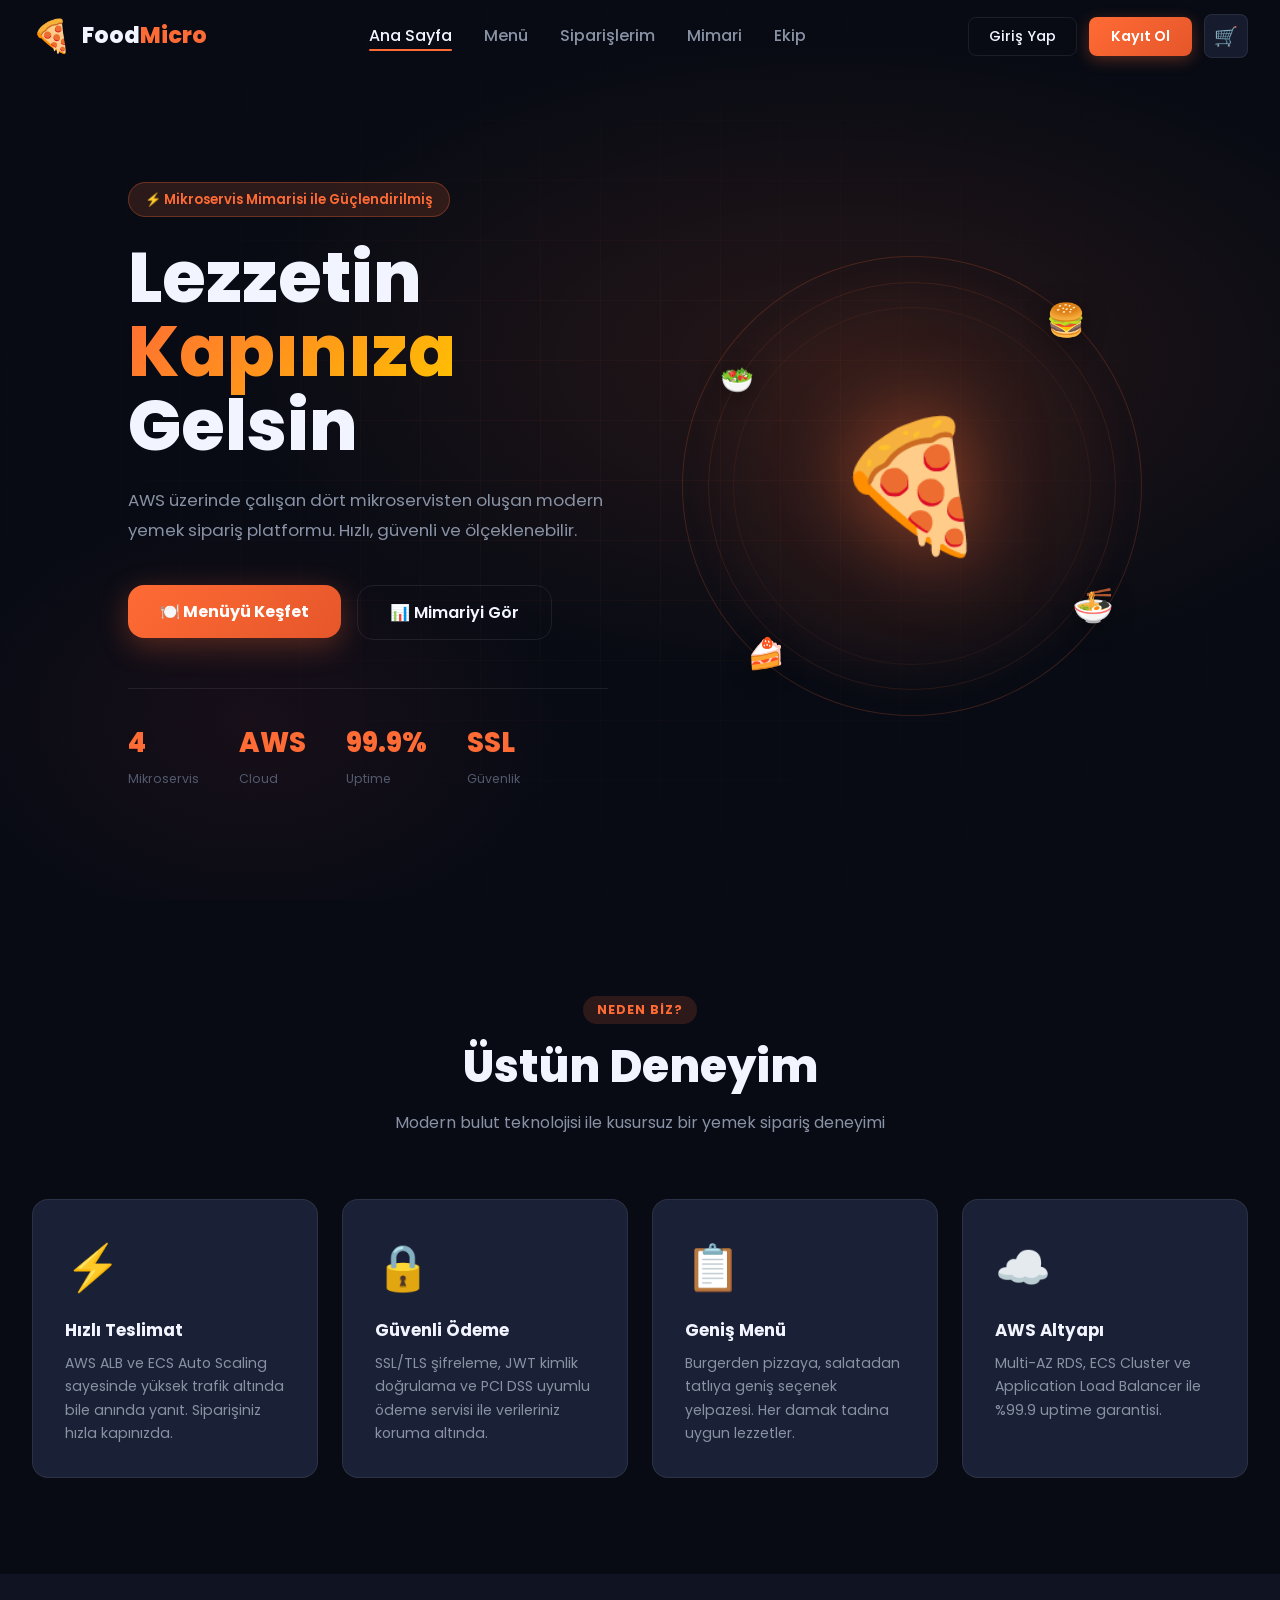
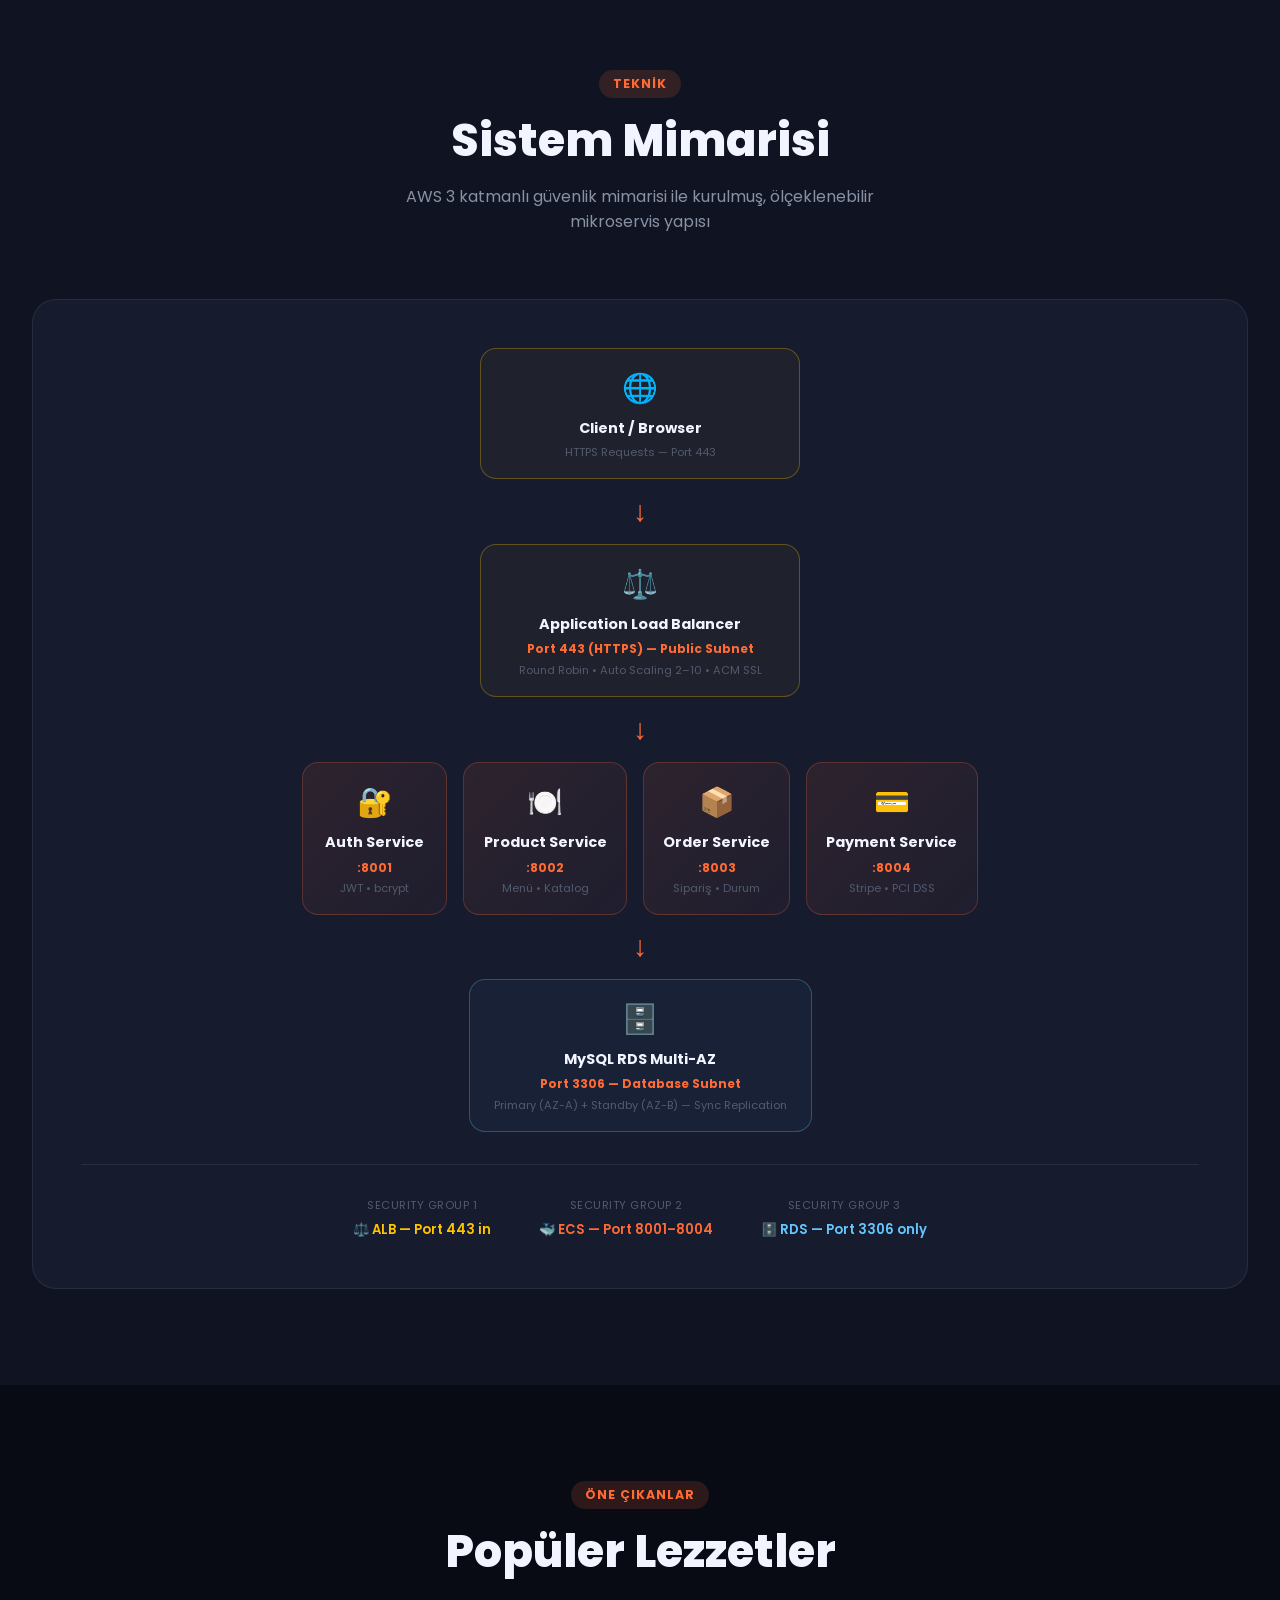
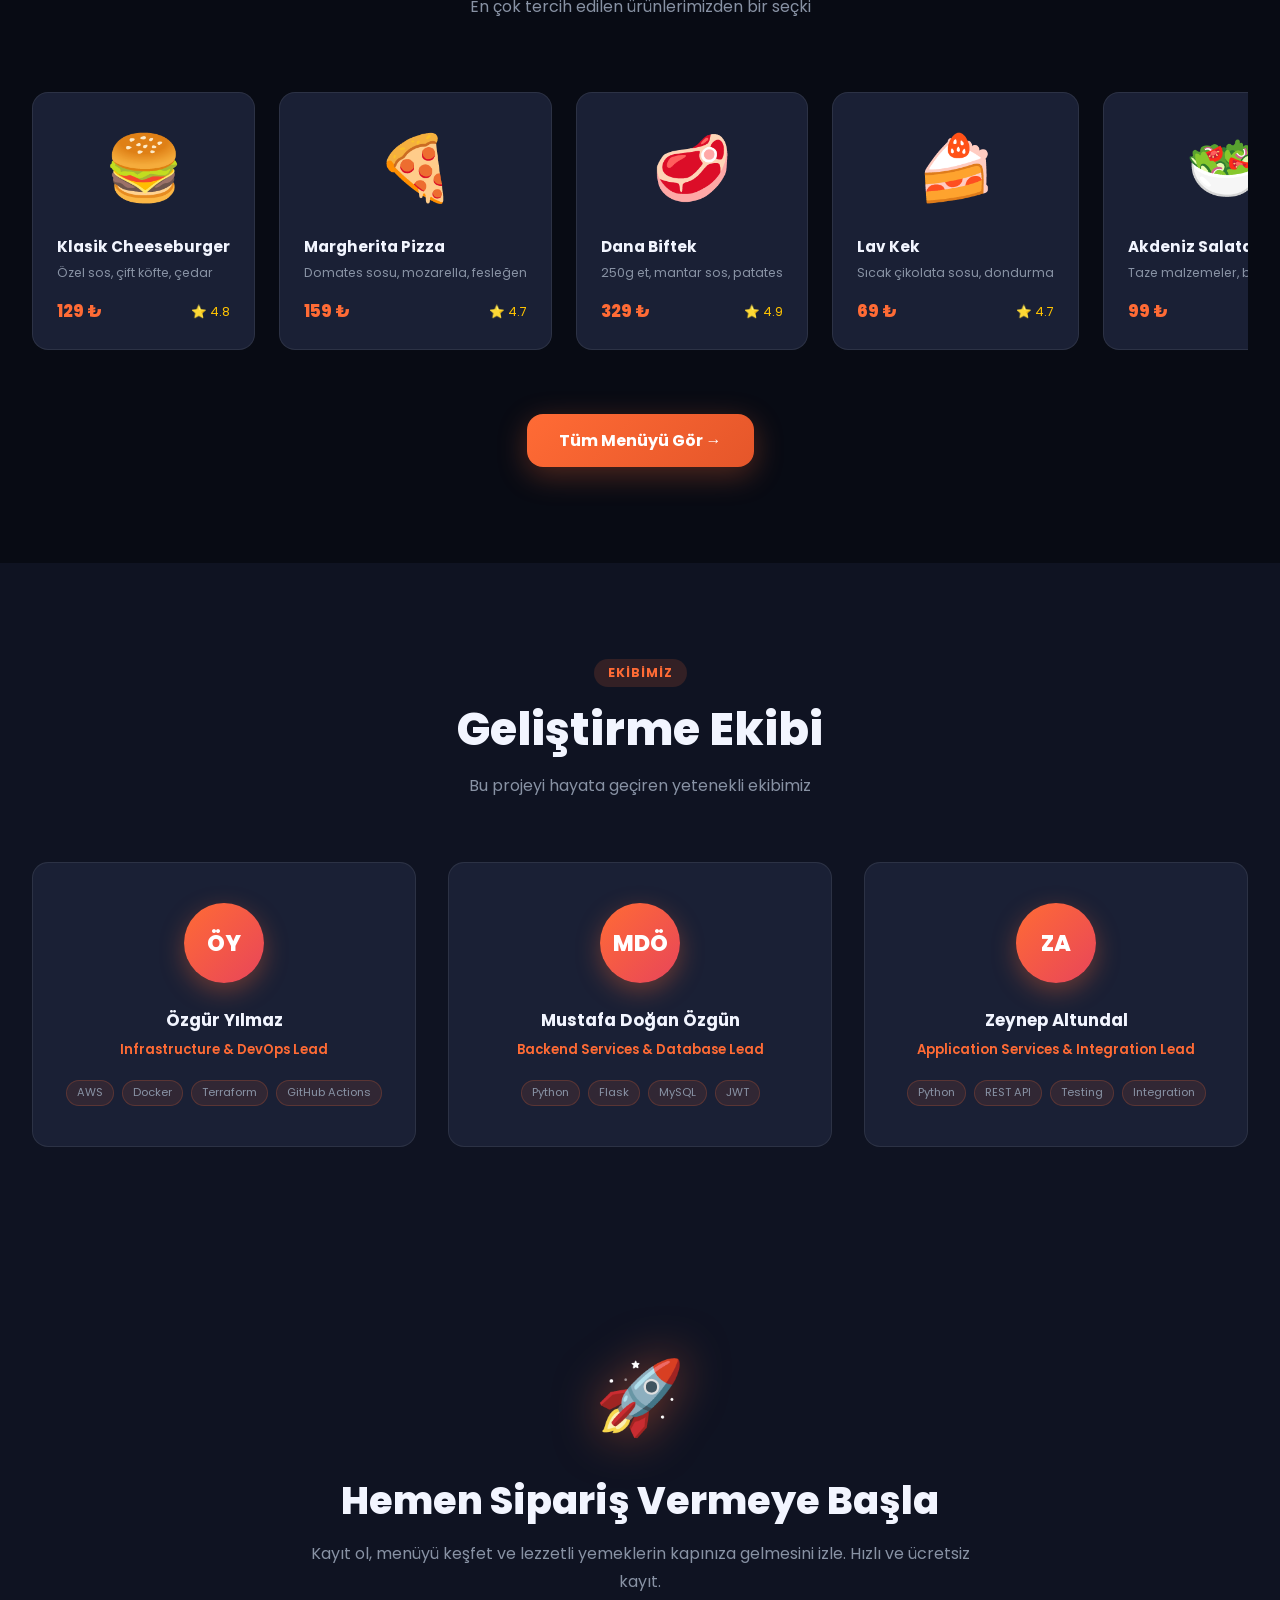
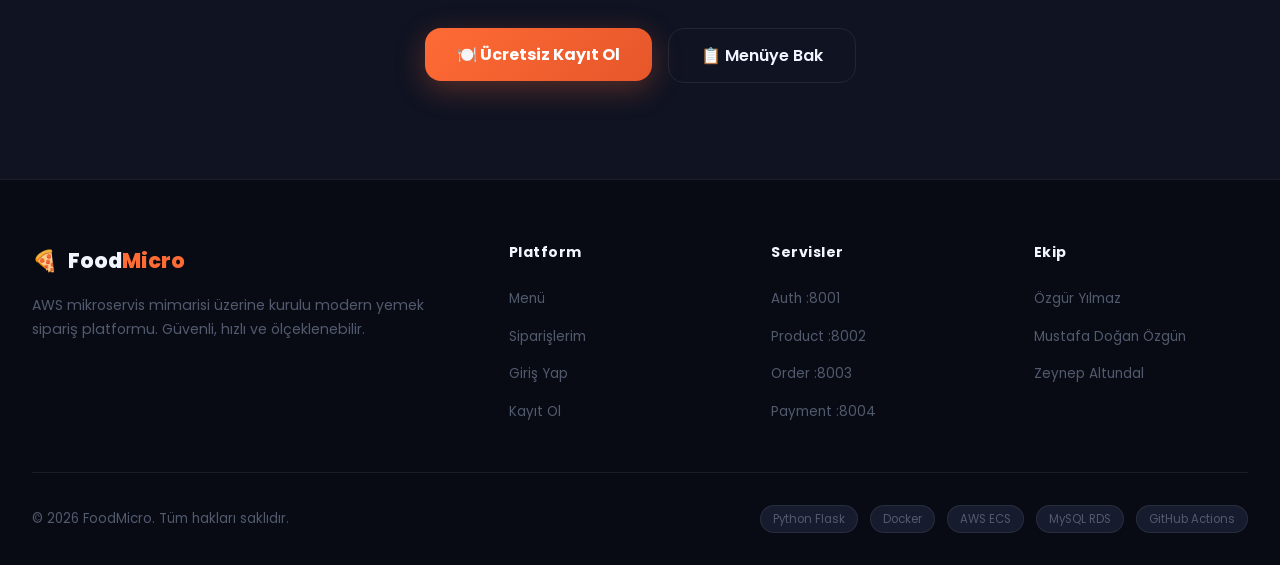
<file: frontend/index.html>
<!DOCTYPE html>
<html lang="tr">
<head>
  <meta charset="UTF-8">
  <meta name="viewport" content="width=device-width, initial-scale=1.0">
  <title>FoodMicro — Lezzetin Adresi</title>
  <link rel="preconnect" href="https://fonts.googleapis.com">
  <link href="https://fonts.googleapis.com/css2?family=Poppins:wght@400;500;600;700;800&display=swap" rel="stylesheet">
  <link rel="stylesheet" href="css/style.css">
</head>
<body>

<!-- ===== NAVBAR ===== -->
<nav class="navbar">
  <div class="nav-inner">
    <a href="index.html" class="nav-logo">
      <span class="logo-icon">🍕</span>
      <span class="logo-text">Food<span>Micro</span></span>
    </a>
    <ul class="nav-links">
      <li><a href="index.html" class="active">Ana Sayfa</a></li>
      <li><a href="menu.html">Menü</a></li>
      <li><a href="orders.html">Siparişlerim</a></li>
      <li><a href="#architecture">Mimari</a></li>
      <li><a href="#team">Ekip</a></li>
    </ul>
    <div class="nav-actions">
      <div class="nav-auth" style="display:flex;gap:.75rem;align-items:center;">
        <a href="auth.html"><button class="btn-ghost">Giriş Yap</button></a>
        <a href="auth.html"><button class="btn-primary">Kayıt Ol</button></a>
      </div>
      <button class="cart-btn" onclick="openCart()">
        🛒
        <span class="cart-badge">0</span>
      </button>
      <button class="nav-toggle" onclick="document.querySelector('.nav-mobile').classList.toggle('open')">☰</button>
    </div>
  </div>
</nav>

<!-- Mobile Nav -->
<div class="nav-mobile">
  <a href="index.html">🏠 Ana Sayfa</a>
  <a href="menu.html">🍽️ Menü</a>
  <a href="orders.html">📦 Siparişlerim</a>
  <a href="auth.html">🔐 Giriş / Kayıt</a>
</div>

<!-- ===== HERO ===== -->
<section class="hero">
  <div class="hero-bg"></div>
  <div class="hero-grid"></div>
  <div class="hero-inner">
    <div class="hero-content">
      <div class="hero-badge">⚡ Mikroservis Mimarisi ile Güçlendirilmiş</div>
      <h1 class="hero-title">
        Lezzetin<br>
        <span class="gradient-text">Kapınıza</span><br>
        Gelsin
      </h1>
      <p class="hero-subtitle">
        AWS üzerinde çalışan dört mikroservisten oluşan modern yemek sipariş platformu. Hızlı, güvenli ve ölçeklenebilir.
      </p>
      <div class="hero-actions">
        <a href="menu.html"><button class="btn-hero-primary">🍽️ Menüyü Keşfet</button></a>
        <a href="#architecture"><button class="btn-hero-secondary">📊 Mimariyi Gör</button></a>
      </div>
      <div class="hero-stats">
        <div class="hero-stat">
          <span class="hero-stat-number">4</span>
          <span class="hero-stat-label">Mikroservis</span>
        </div>
        <div class="hero-stat">
          <span class="hero-stat-number">AWS</span>
          <span class="hero-stat-label">Cloud</span>
        </div>
        <div class="hero-stat">
          <span class="hero-stat-number">99.9%</span>
          <span class="hero-stat-label">Uptime</span>
        </div>
        <div class="hero-stat">
          <span class="hero-stat-number">SSL</span>
          <span class="hero-stat-label">Güvenlik</span>
        </div>
      </div>
    </div>
    <div class="hero-visual">
      <div class="hero-circle">
        <span class="hero-emoji-main">🍕</span>
        <span class="floating-emoji">🍔</span>
        <span class="floating-emoji">🥗</span>
        <span class="floating-emoji">🍜</span>
        <span class="floating-emoji">🍰</span>
      </div>
    </div>
  </div>
</section>

<!-- ===== FEATURES ===== -->
<section class="section">
  <div class="section-inner">
    <div class="section-header">
      <span class="section-badge">Neden Biz?</span>
      <h2 class="section-title">Üstün Deneyim</h2>
      <p class="section-subtitle">Modern bulut teknolojisi ile kusursuz bir yemek sipariş deneyimi</p>
    </div>
    <div class="features-grid">
      <div class="feature-card">
        <span class="feature-icon">⚡</span>
        <h3 class="feature-title">Hızlı Teslimat</h3>
        <p class="feature-desc">AWS ALB ve ECS Auto Scaling sayesinde yüksek trafik altında bile anında yanıt. Siparişiniz hızla kapınızda.</p>
      </div>
      <div class="feature-card">
        <span class="feature-icon">🔒</span>
        <h3 class="feature-title">Güvenli Ödeme</h3>
        <p class="feature-desc">SSL/TLS şifreleme, JWT kimlik doğrulama ve PCI DSS uyumlu ödeme servisi ile verileriniz koruma altında.</p>
      </div>
      <div class="feature-card">
        <span class="feature-icon">📋</span>
        <h3 class="feature-title">Geniş Menü</h3>
        <p class="feature-desc">Burgerden pizzaya, salatadan tatlıya geniş seçenek yelpazesi. Her damak tadına uygun lezzetler.</p>
      </div>
      <div class="feature-card">
        <span class="feature-icon">☁️</span>
        <h3 class="feature-title">AWS Altyapı</h3>
        <p class="feature-desc">Multi-AZ RDS, ECS Cluster ve Application Load Balancer ile %99.9 uptime garantisi.</p>
      </div>
    </div>
  </div>
</section>

<!-- ===== ARCHITECTURE ===== -->
<section class="section architecture-section" id="architecture">
  <div class="section-inner">
    <div class="section-header">
      <span class="section-badge">Teknik</span>
      <h2 class="section-title">Sistem Mimarisi</h2>
      <p class="section-subtitle">AWS 3 katmanlı güvenlik mimarisi ile kurulmuş, ölçeklenebilir mikroservis yapısı</p>
    </div>
    <div class="arch-diagram">

      <!-- Client -->
      <div class="arch-layer">
        <div class="arch-node wide">
          <span class="arch-node-icon">🌐</span>
          <div class="arch-node-title">Client / Browser</div>
          <div class="arch-node-desc">HTTPS Requests — Port 443</div>
        </div>
      </div>
      <div class="arch-arrow">↓</div>

      <!-- ALB -->
      <div class="arch-layer">
        <div class="arch-node wide">
          <span class="arch-node-icon">⚖️</span>
          <div class="arch-node-title">Application Load Balancer</div>
          <div class="arch-node-port">Port 443 (HTTPS) — Public Subnet</div>
          <div class="arch-node-desc">Round Robin • Auto Scaling 2–10 • ACM SSL</div>
        </div>
      </div>
      <div class="arch-arrow">↓</div>

      <!-- ECS Services -->
      <div class="arch-layer">
        <div class="arch-services">
          <div class="arch-service">
            <span class="arch-node-icon">🔐</span>
            <div class="arch-node-title">Auth Service</div>
            <div class="arch-node-port">:8001</div>
            <div class="arch-node-desc">JWT • bcrypt</div>
          </div>
          <div class="arch-service">
            <span class="arch-node-icon">🍽️</span>
            <div class="arch-node-title">Product Service</div>
            <div class="arch-node-port">:8002</div>
            <div class="arch-node-desc">Menü • Katalog</div>
          </div>
          <div class="arch-service">
            <span class="arch-node-icon">📦</span>
            <div class="arch-node-title">Order Service</div>
            <div class="arch-node-port">:8003</div>
            <div class="arch-node-desc">Sipariş • Durum</div>
          </div>
          <div class="arch-service">
            <span class="arch-node-icon">💳</span>
            <div class="arch-node-title">Payment Service</div>
            <div class="arch-node-port">:8004</div>
            <div class="arch-node-desc">Stripe • PCI DSS</div>
          </div>
        </div>
      </div>
      <div class="arch-arrow" style="margin-top:8px">↓</div>

      <!-- RDS -->
      <div class="arch-layer">
        <div class="arch-node db">
          <span class="arch-node-icon">🗄️</span>
          <div class="arch-node-title">MySQL RDS Multi-AZ</div>
          <div class="arch-node-port">Port 3306 — Database Subnet</div>
          <div class="arch-node-desc">Primary (AZ-A) + Standby (AZ-B) — Sync Replication</div>
        </div>
      </div>

      <!-- Security Groups Legend -->
      <div class="arch-sg-row">
        <div class="arch-sg">
          <div class="arch-sg-label">SECURITY GROUP 1</div>
          <div class="arch-sg-value" style="color:var(--secondary)">⚖️ ALB — Port 443 in</div>
        </div>
        <div class="arch-sg">
          <div class="arch-sg-label">SECURITY GROUP 2</div>
          <div class="arch-sg-value" style="color:var(--primary)">🐳 ECS — Port 8001–8004</div>
        </div>
        <div class="arch-sg">
          <div class="arch-sg-label">SECURITY GROUP 3</div>
          <div class="arch-sg-value" style="color:#64C8FF">🗄️ RDS — Port 3306 only</div>
        </div>
      </div>
    </div>
  </div>
</section>

<!-- ===== POPULAR MENU ===== -->
<section class="section">
  <div class="section-inner">
    <div class="section-header">
      <span class="section-badge">Öne Çıkanlar</span>
      <h2 class="section-title">Popüler Lezzetler</h2>
      <p class="section-subtitle">En çok tercih edilen ürünlerimizden bir seçki</p>
    </div>
    <div class="menu-scroll-container">
      <div class="menu-preview-card"><span class="menu-card-emoji">🍔</span><div class="menu-card-name">Klasik Cheeseburger</div><div class="menu-card-desc">Özel sos, çift köfte, çedar</div><div class="menu-card-bottom"><span class="menu-card-price">129 ₺</span><span class="menu-card-rating">⭐ 4.8</span></div></div>
      <div class="menu-preview-card"><span class="menu-card-emoji">🍕</span><div class="menu-card-name">Margherita Pizza</div><div class="menu-card-desc">Domates sosu, mozarella, fesleğen</div><div class="menu-card-bottom"><span class="menu-card-price">159 ₺</span><span class="menu-card-rating">⭐ 4.7</span></div></div>
      <div class="menu-preview-card"><span class="menu-card-emoji">🥩</span><div class="menu-card-name">Dana Biftek</div><div class="menu-card-desc">250g et, mantar sos, patates</div><div class="menu-card-bottom"><span class="menu-card-price">329 ₺</span><span class="menu-card-rating">⭐ 4.9</span></div></div>
      <div class="menu-preview-card"><span class="menu-card-emoji">🍰</span><div class="menu-card-name">Lav Kek</div><div class="menu-card-desc">Sıcak çikolata sosu, dondurma</div><div class="menu-card-bottom"><span class="menu-card-price">69 ₺</span><span class="menu-card-rating">⭐ 4.7</span></div></div>
      <div class="menu-preview-card"><span class="menu-card-emoji">🥗</span><div class="menu-card-name">Akdeniz Salata</div><div class="menu-card-desc">Taze malzemeler, beyaz peynir</div><div class="menu-card-bottom"><span class="menu-card-price">99 ₺</span><span class="menu-card-rating">⭐ 4.6</span></div></div>
      <div class="menu-preview-card"><span class="menu-card-emoji">☕</span><div class="menu-card-name">Türk Kahvesi</div><div class="menu-card-desc">Geleneksel, lokum ile servis</div><div class="menu-card-bottom"><span class="menu-card-price">29 ₺</span><span class="menu-card-rating">⭐ 4.9</span></div></div>
      <div class="menu-preview-card"><span class="menu-card-emoji">🍗</span><div class="menu-card-name">Izgara Tavuk</div><div class="menu-card-desc">Baharatlı ızgara, pilav, salata</div><div class="menu-card-bottom"><span class="menu-card-price">169 ₺</span><span class="menu-card-rating">⭐ 4.8</span></div></div>
    </div>
    <div style="text-align:center;margin-top:2.5rem;">
      <a href="menu.html"><button class="btn-hero-primary">Tüm Menüyü Gör →</button></a>
    </div>
  </div>
</section>

<!-- ===== TEAM ===== -->
<section class="section" id="team" style="background:var(--bg-2)">
  <div class="section-inner">
    <div class="section-header">
      <span class="section-badge">Ekibimiz</span>
      <h2 class="section-title">Geliştirme Ekibi</h2>
      <p class="section-subtitle">Bu projeyi hayata geçiren yetenekli ekibimiz</p>
    </div>
    <div class="team-grid">
      <div class="team-card">
        <div class="team-avatar">ÖY</div>
        <div class="team-name">Özgür Yılmaz</div>
        <div class="team-role">Infrastructure & DevOps Lead</div>
        <div class="team-skills">
          <span class="skill-tag">AWS</span>
          <span class="skill-tag">Docker</span>
          <span class="skill-tag">Terraform</span>
          <span class="skill-tag">GitHub Actions</span>
        </div>
      </div>
      <div class="team-card">
        <div class="team-avatar">MDÖ</div>
        <div class="team-name">Mustafa Doğan Özgün</div>
        <div class="team-role">Backend Services & Database Lead</div>
        <div class="team-skills">
          <span class="skill-tag">Python</span>
          <span class="skill-tag">Flask</span>
          <span class="skill-tag">MySQL</span>
          <span class="skill-tag">JWT</span>
        </div>
      </div>
      <div class="team-card">
        <div class="team-avatar">ZA</div>
        <div class="team-name">Zeynep Altundal</div>
        <div class="team-role">Application Services & Integration Lead</div>
        <div class="team-skills">
          <span class="skill-tag">Python</span>
          <span class="skill-tag">REST API</span>
          <span class="skill-tag">Testing</span>
          <span class="skill-tag">Integration</span>
        </div>
      </div>
    </div>
  </div>
</section>

<!-- ===== CTA ===== -->
<section class="section cta-section">
  <div class="section-inner">
    <div class="cta-inner">
      <span class="cta-icon">🚀</span>
      <h2 class="cta-title">Hemen Sipariş Vermeye Başla</h2>
      <p class="cta-desc">Kayıt ol, menüyü keşfet ve lezzetli yemeklerin kapınıza gelmesini izle. Hızlı ve ücretsiz kayıt.</p>
      <div class="cta-actions">
        <a href="auth.html"><button class="btn-hero-primary">🍽️ Ücretsiz Kayıt Ol</button></a>
        <a href="menu.html"><button class="btn-hero-secondary">📋 Menüye Bak</button></a>
      </div>
    </div>
  </div>
</section>

<!-- ===== FOOTER ===== -->
<footer class="footer">
  <div class="footer-inner">
    <div class="footer-brand">
      <div class="footer-logo">
        <span>🍕</span>
        <span>Food<span style="color:var(--primary)">Micro</span></span>
      </div>
      <p class="footer-desc">AWS mikroservis mimarisi üzerine kurulu modern yemek sipariş platformu. Güvenli, hızlı ve ölçeklenebilir.</p>
    </div>
    <div class="footer-col">
      <h4>Platform</h4>
      <ul class="footer-links">
        <li><a href="menu.html">Menü</a></li>
        <li><a href="orders.html">Siparişlerim</a></li>
        <li><a href="auth.html">Giriş Yap</a></li>
        <li><a href="auth.html">Kayıt Ol</a></li>
      </ul>
    </div>
    <div class="footer-col">
      <h4>Servisler</h4>
      <ul class="footer-links">
        <li><a href="#">Auth :8001</a></li>
        <li><a href="#">Product :8002</a></li>
        <li><a href="#">Order :8003</a></li>
        <li><a href="#">Payment :8004</a></li>
      </ul>
    </div>
    <div class="footer-col">
      <h4>Ekip</h4>
      <ul class="footer-links">
        <li><a href="#">Özgür Yılmaz</a></li>
        <li><a href="#">Mustafa Doğan Özgün</a></li>
        <li><a href="#">Zeynep Altundal</a></li>
      </ul>
    </div>
  </div>
  <div class="footer-bottom">
    <span class="footer-copy">© 2026 FoodMicro. Tüm hakları saklıdır.</span>
    <div class="footer-tech">
      <span class="tech-tag">Python Flask</span>
      <span class="tech-tag">Docker</span>
      <span class="tech-tag">AWS ECS</span>
      <span class="tech-tag">MySQL RDS</span>
      <span class="tech-tag">GitHub Actions</span>
    </div>
  </div>
</footer>

<!-- ===== CART SIDEBAR ===== -->
<div class="cart-overlay" onclick="closeCart()"></div>
<div class="cart-sidebar">
  <div class="cart-header">
    <h3 class="cart-title">🛒 Sepetim</h3>
    <button class="cart-close" onclick="closeCart()">✕</button>
  </div>
  <div class="cart-items"></div>
  <div class="cart-footer">
    <div class="cart-total">
      <span>Toplam:</span>
      <span class="cart-total-price">0 ₺</span>
    </div>
    <button class="btn-checkout" onclick="checkout()">✓ Siparişi Tamamla</button>
  </div>
</div>

<div class="toast-container"></div>

<script src="js/api.js"></script>
<script src="js/cart.js"></script>
<script src="js/app.js"></script>
</body>
</html>
</file>
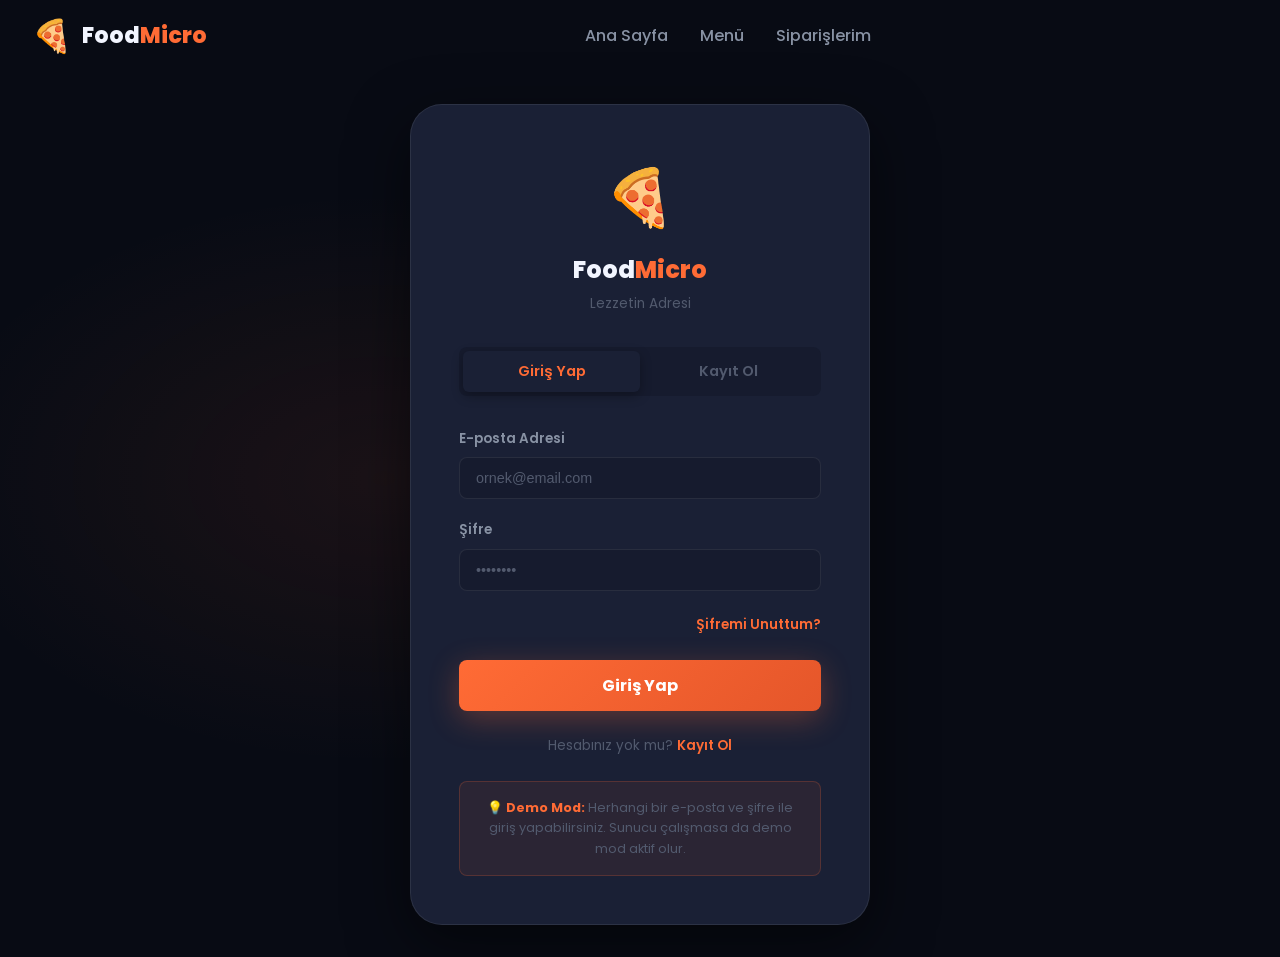
<file: frontend/auth.html>
<!DOCTYPE html>
<html lang="tr">
<head>
  <meta charset="UTF-8">
  <meta name="viewport" content="width=device-width, initial-scale=1.0">
  <title>Giriş / Kayıt — FoodMicro</title>
  <link rel="preconnect" href="https://fonts.googleapis.com">
  <link href="https://fonts.googleapis.com/css2?family=Poppins:wght@400;500;600;700;800&display=swap" rel="stylesheet">
  <link rel="stylesheet" href="css/style.css">
</head>
<body>

<!-- ===== NAVBAR ===== -->
<nav class="navbar scrolled">
  <div class="nav-inner">
    <a href="index.html" class="nav-logo">
      <span class="logo-icon">🍕</span>
      <span class="logo-text">Food<span>Micro</span></span>
    </a>
    <ul class="nav-links">
      <li><a href="index.html">Ana Sayfa</a></li>
      <li><a href="menu.html">Menü</a></li>
      <li><a href="orders.html">Siparişlerim</a></li>
    </ul>
    <div class="nav-actions">
      <button class="nav-toggle" onclick="document.querySelector('.nav-mobile').classList.toggle('open')">☰</button>
    </div>
  </div>
</nav>

<div class="nav-mobile">
  <a href="index.html">🏠 Ana Sayfa</a>
  <a href="menu.html">🍽️ Menü</a>
  <a href="orders.html">📦 Siparişlerim</a>
</div>

<!-- ===== AUTH PAGE ===== -->
<div class="auth-page">
  <div class="auth-card fade-in">

    <div class="auth-logo">
      <span class="auth-logo-icon">🍕</span>
      <div class="auth-logo-title">Food<span>Micro</span></div>
      <div class="auth-logo-sub">Lezzetin Adresi</div>
    </div>

    <!-- Tabs -->
    <div class="auth-tabs">
      <button class="auth-tab active" data-tab="login" onclick="switchTab('login')">Giriş Yap</button>
      <button class="auth-tab" data-tab="register" onclick="switchTab('register')">Kayıt Ol</button>
    </div>

    <!-- Login Form -->
    <form id="login-form" class="auth-form active" onsubmit="handleLogin(event)">
      <div class="form-group">
        <label class="form-label" for="login-email">E-posta Adresi</label>
        <input type="email" id="login-email" class="form-input" placeholder="ornek@email.com" required>
      </div>
      <div class="form-group">
        <label class="form-label" for="login-password">Şifre</label>
        <input type="password" id="login-password" class="form-input" placeholder="••••••••" required>
      </div>
      <div style="text-align:right;margin-bottom:1rem;">
        <a href="#" style="font-size:.83rem;color:var(--primary);font-weight:600;">Şifremi Unuttum?</a>
      </div>
      <button type="submit" class="btn-submit">Giriş Yap</button>
      <p class="auth-message">Hesabınız yok mu? <a href="#" onclick="switchTab('register');return false;">Kayıt Ol</a></p>
    </form>

    <!-- Register Form -->
    <form id="register-form" class="auth-form" onsubmit="handleRegister(event)">
      <div class="form-group">
        <label class="form-label" for="register-email">E-posta Adresi</label>
        <input type="email" id="register-email" class="form-input" placeholder="ornek@email.com" required>
      </div>
      <div class="form-group">
        <label class="form-label" for="register-password">Şifre</label>
        <input type="password" id="register-password" class="form-input" placeholder="En az 6 karakter" required minlength="6">
      </div>
      <div class="form-group">
        <label class="form-label" for="register-confirm">Şifre Tekrar</label>
        <input type="password" id="register-confirm" class="form-input" placeholder="Şifrenizi tekrar girin" required>
      </div>
      <button type="submit" class="btn-submit">Kayıt Ol</button>
      <p class="auth-message">Zaten hesabınız var mı? <a href="#" onclick="switchTab('login');return false;">Giriş Yap</a></p>
    </form>

    <!-- Demo Note -->
    <div style="margin-top:1.5rem;padding:1rem;background:rgba(255,107,53,.08);border:1px solid rgba(255,107,53,.2);border-radius:var(--radius-sm);font-size:.8rem;color:var(--text-muted);text-align:center;">
      💡 <strong style="color:var(--primary)">Demo Mod:</strong> Herhangi bir e-posta ve şifre ile giriş yapabilirsiniz. Sunucu çalışmasa da demo mod aktif olur.
    </div>

  </div>
</div>

<div class="toast-container"></div>

<script src="js/api.js"></script>
<script src="js/cart.js"></script>
<script src="js/app.js"></script>
</body>
</html>
</file>
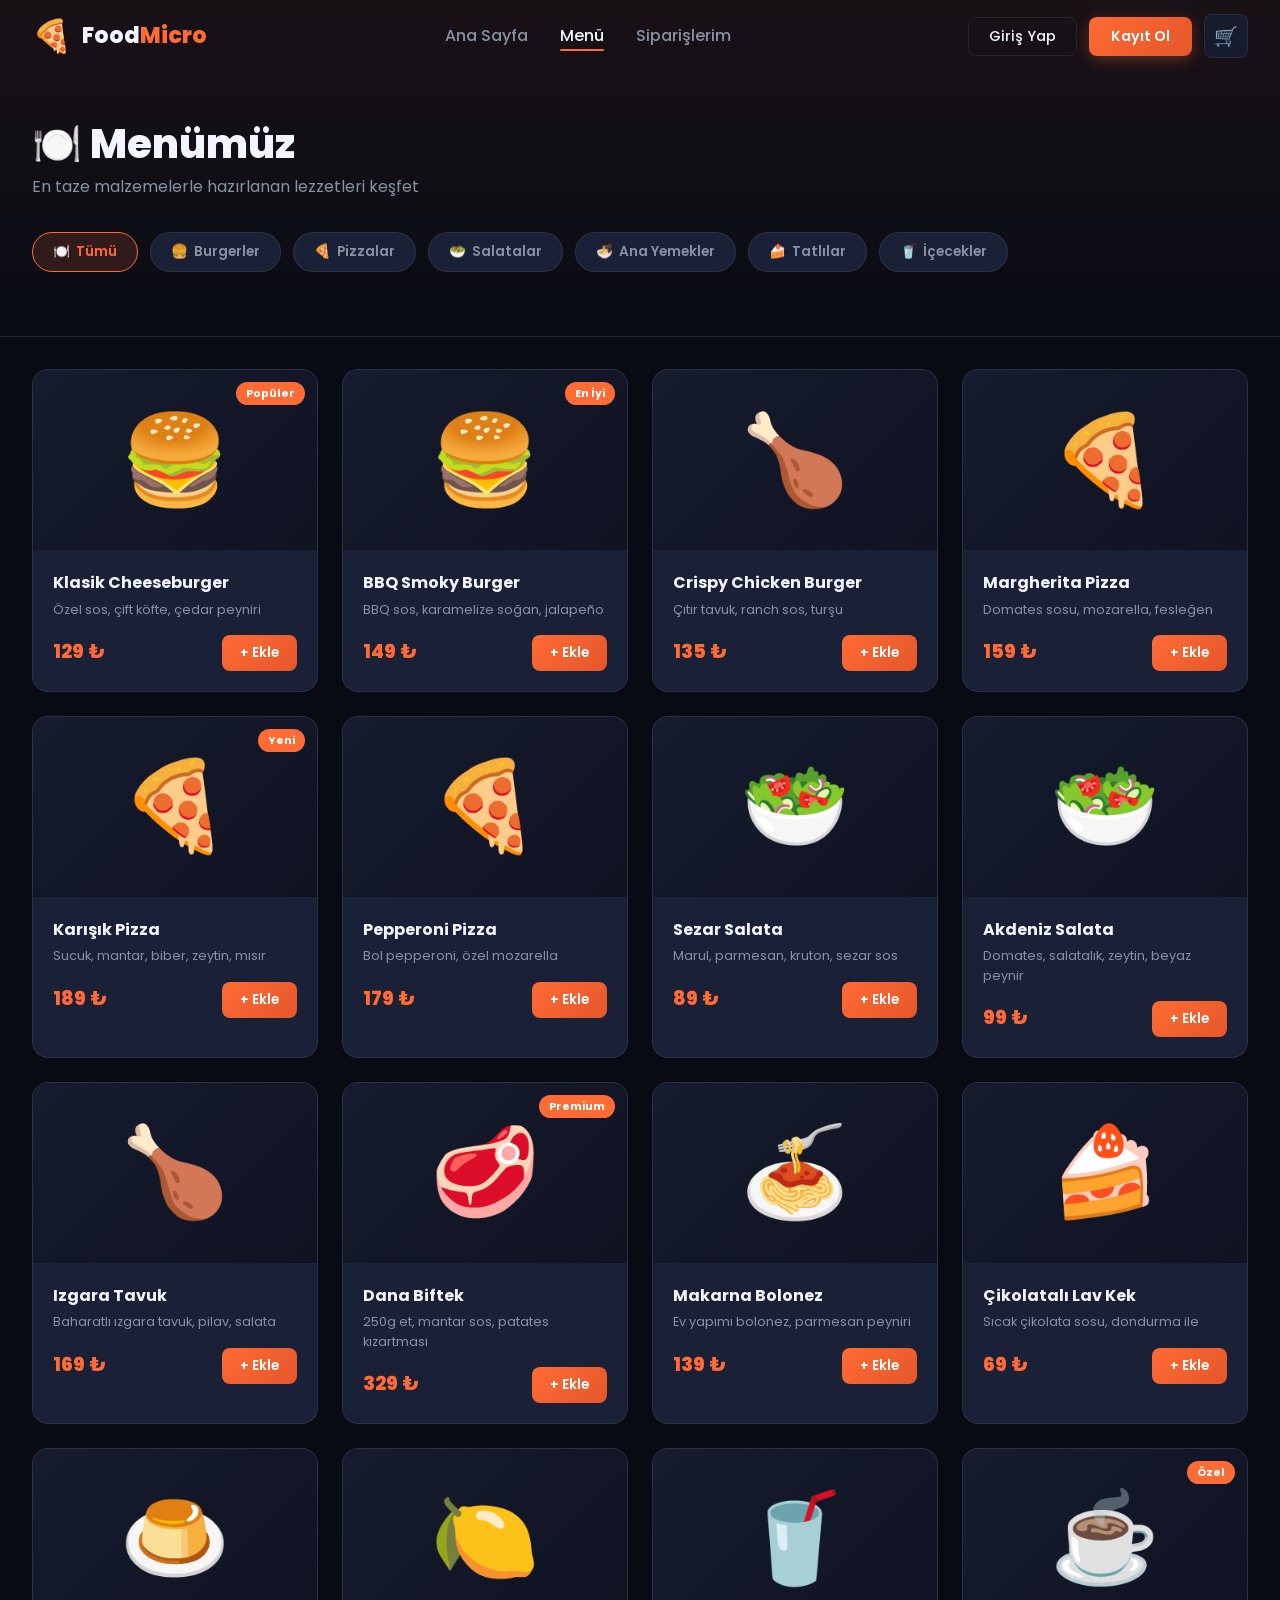
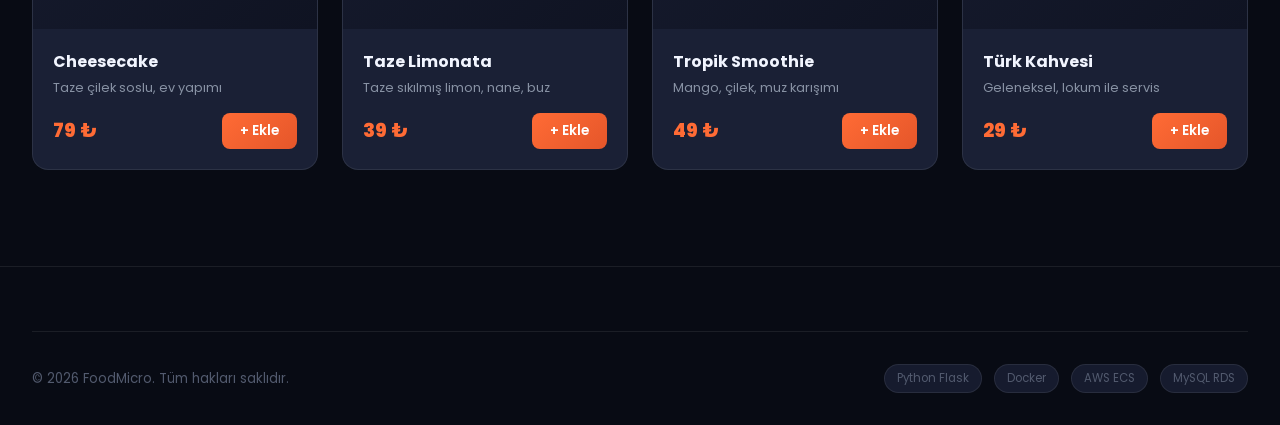
<file: frontend/menu.html>
<!DOCTYPE html>
<html lang="tr">
<head>
  <meta charset="UTF-8">
  <meta name="viewport" content="width=device-width, initial-scale=1.0">
  <title>Menü — FoodMicro</title>
  <link rel="preconnect" href="https://fonts.googleapis.com">
  <link href="https://fonts.googleapis.com/css2?family=Poppins:wght@400;500;600;700;800&display=swap" rel="stylesheet">
  <link rel="stylesheet" href="css/style.css">
</head>
<body>

<!-- ===== NAVBAR ===== -->
<nav class="navbar scrolled">
  <div class="nav-inner">
    <a href="index.html" class="nav-logo">
      <span class="logo-icon">🍕</span>
      <span class="logo-text">Food<span>Micro</span></span>
    </a>
    <ul class="nav-links">
      <li><a href="index.html">Ana Sayfa</a></li>
      <li><a href="menu.html" class="active">Menü</a></li>
      <li><a href="orders.html">Siparişlerim</a></li>
    </ul>
    <div class="nav-actions">
      <div class="nav-auth" style="display:flex;gap:.75rem;align-items:center;">
        <a href="auth.html"><button class="btn-ghost">Giriş Yap</button></a>
        <a href="auth.html"><button class="btn-primary">Kayıt Ol</button></a>
      </div>
      <button class="cart-btn" onclick="openCart()">
        🛒
        <span class="cart-badge">0</span>
      </button>
      <button class="nav-toggle" onclick="document.querySelector('.nav-mobile').classList.toggle('open')">☰</button>
    </div>
  </div>
</nav>

<!-- Mobile Nav -->
<div class="nav-mobile">
  <a href="index.html">🏠 Ana Sayfa</a>
  <a href="menu.html">🍽️ Menü</a>
  <a href="orders.html">📦 Siparişlerim</a>
  <a href="auth.html">🔐 Giriş / Kayıt</a>
</div>

<!-- ===== PAGE HERO ===== -->
<div class="page-hero">
  <div class="page-hero-inner">
    <h1 class="page-title">🍽️ Menümüz</h1>
    <p class="page-subtitle">En taze malzemelerle hazırlanan lezzetleri keşfet</p>
    <!-- Category Bar (built by JS) -->
    <div class="categories-bar"></div>
  </div>
</div>

<!-- ===== PRODUCTS ===== -->
<section class="section" style="padding-top:2rem">
  <div class="section-inner">
    <div class="products-grid"></div>
  </div>
</section>

<!-- ===== FOOTER ===== -->
<footer class="footer">
  <div class="footer-bottom" style="max-width:1280px;margin:0 auto;">
    <span class="footer-copy">© 2026 FoodMicro. Tüm hakları saklıdır.</span>
    <div class="footer-tech">
      <span class="tech-tag">Python Flask</span>
      <span class="tech-tag">Docker</span>
      <span class="tech-tag">AWS ECS</span>
      <span class="tech-tag">MySQL RDS</span>
    </div>
  </div>
</footer>

<!-- ===== CART SIDEBAR ===== -->
<div class="cart-overlay" onclick="closeCart()"></div>
<div class="cart-sidebar">
  <div class="cart-header">
    <h3 class="cart-title">🛒 Sepetim</h3>
    <button class="cart-close" onclick="closeCart()">✕</button>
  </div>
  <div class="cart-items"></div>
  <div class="cart-footer">
    <div class="cart-total">
      <span>Toplam:</span>
      <span class="cart-total-price">0 ₺</span>
    </div>
    <button class="btn-checkout" onclick="checkout()">✓ Siparişi Tamamla</button>
  </div>
</div>

<div class="toast-container"></div>

<script src="js/api.js"></script>
<script src="js/cart.js"></script>
<script src="js/app.js"></script>
</body>
</html>
</file>
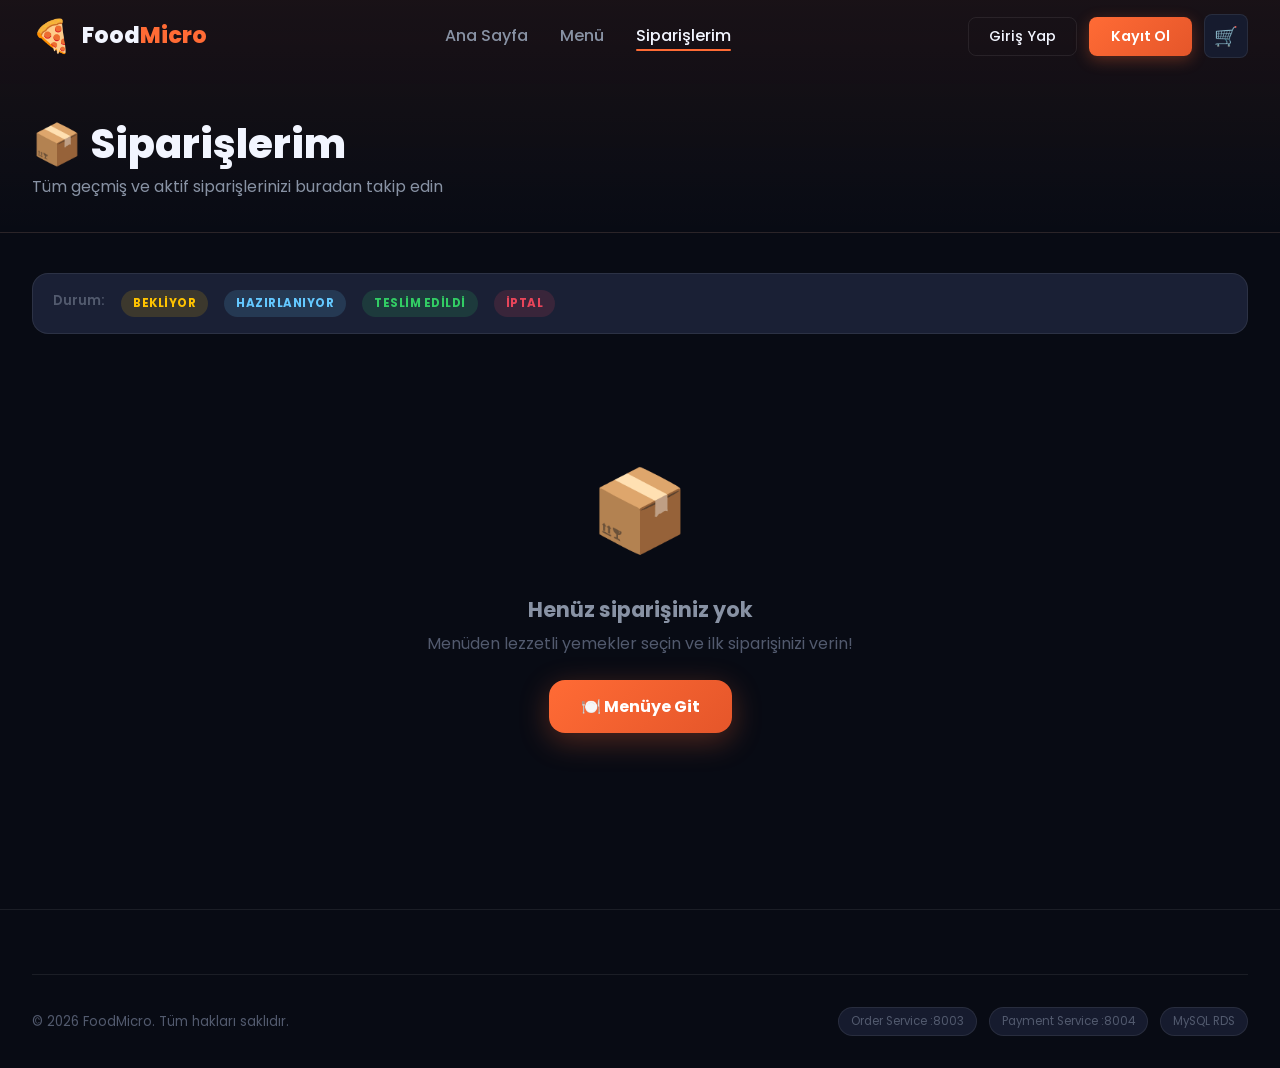
<file: frontend/orders.html>
<!DOCTYPE html>
<html lang="tr">
<head>
  <meta charset="UTF-8">
  <meta name="viewport" content="width=device-width, initial-scale=1.0">
  <title>Siparişlerim — FoodMicro</title>
  <link rel="preconnect" href="https://fonts.googleapis.com">
  <link href="https://fonts.googleapis.com/css2?family=Poppins:wght@400;500;600;700;800&display=swap" rel="stylesheet">
  <link rel="stylesheet" href="css/style.css">
</head>
<body>

<!-- ===== NAVBAR ===== -->
<nav class="navbar scrolled">
  <div class="nav-inner">
    <a href="index.html" class="nav-logo">
      <span class="logo-icon">🍕</span>
      <span class="logo-text">Food<span>Micro</span></span>
    </a>
    <ul class="nav-links">
      <li><a href="index.html">Ana Sayfa</a></li>
      <li><a href="menu.html">Menü</a></li>
      <li><a href="orders.html" class="active">Siparişlerim</a></li>
    </ul>
    <div class="nav-actions">
      <div class="nav-auth" style="display:flex;gap:.75rem;align-items:center;">
        <a href="auth.html"><button class="btn-ghost">Giriş Yap</button></a>
        <a href="auth.html"><button class="btn-primary">Kayıt Ol</button></a>
      </div>
      <button class="cart-btn" onclick="openCart()">
        🛒
        <span class="cart-badge">0</span>
      </button>
      <button class="nav-toggle" onclick="document.querySelector('.nav-mobile').classList.toggle('open')">☰</button>
    </div>
  </div>
</nav>

<div class="nav-mobile">
  <a href="index.html">🏠 Ana Sayfa</a>
  <a href="menu.html">🍽️ Menü</a>
  <a href="orders.html">📦 Siparişlerim</a>
  <a href="auth.html">🔐 Giriş / Kayıt</a>
</div>

<!-- ===== PAGE HERO ===== -->
<div class="page-hero">
  <div class="page-hero-inner">
    <h1 class="page-title">📦 Siparişlerim</h1>
    <p class="page-subtitle">Tüm geçmiş ve aktif siparişlerinizi buradan takip edin</p>
  </div>
</div>

<!-- ===== ORDERS ===== -->
<section class="section" style="padding-top:2.5rem">
  <div class="section-inner">

    <!-- Status Legend -->
    <div style="display:flex;gap:1rem;flex-wrap:wrap;margin-bottom:2rem;padding:1rem 1.25rem;background:var(--card);border:1px solid var(--border);border-radius:var(--radius);">
      <span style="font-size:.82rem;font-weight:600;color:var(--text-muted);">Durum:</span>
      <span class="order-status status-pending"  style="min-width:auto;padding:4px 12px;">Bekliyor</span>
      <span class="order-status status-preparing" style="min-width:auto;padding:4px 12px;">Hazırlanıyor</span>
      <span class="order-status status-delivered" style="min-width:auto;padding:4px 12px;">Teslim Edildi</span>
      <span class="order-status status-cancelled" style="min-width:auto;padding:4px 12px;">İptal</span>
    </div>

    <div class="orders-grid"></div>
  </div>
</section>

<!-- ===== FOOTER ===== -->
<footer class="footer">
  <div class="footer-bottom" style="max-width:1280px;margin:0 auto;">
    <span class="footer-copy">© 2026 FoodMicro. Tüm hakları saklıdır.</span>
    <div class="footer-tech">
      <span class="tech-tag">Order Service :8003</span>
      <span class="tech-tag">Payment Service :8004</span>
      <span class="tech-tag">MySQL RDS</span>
    </div>
  </div>
</footer>

<!-- ===== CART SIDEBAR ===== -->
<div class="cart-overlay" onclick="closeCart()"></div>
<div class="cart-sidebar">
  <div class="cart-header">
    <h3 class="cart-title">🛒 Sepetim</h3>
    <button class="cart-close" onclick="closeCart()">✕</button>
  </div>
  <div class="cart-items"></div>
  <div class="cart-footer">
    <div class="cart-total">
      <span>Toplam:</span>
      <span class="cart-total-price">0 ₺</span>
    </div>
    <button class="btn-checkout" onclick="checkout()">✓ Siparişi Tamamla</button>
  </div>
</div>

<div class="toast-container"></div>

<script src="js/api.js"></script>
<script src="js/cart.js"></script>
<script src="js/app.js"></script>
</body>
</html>
</file>
<file: frontend/css/style.css>
/* ===== Variables ===== */
:root {
  --primary: #FF6B35;
  --primary-dark: #E5562A;
  --primary-glow: rgba(255, 107, 53, 0.3);
  --secondary: #FFC300;
  --accent: #E8455A;

  --bg: #080B14;
  --bg-2: #0F1322;
  --bg-3: #161B2E;
  --card: #1A2035;
  --card-hover: #1F2845;
  --border: rgba(255, 255, 255, 0.08);
  --border-active: rgba(255, 107, 53, 0.4);

  --text: #F2F5FF;
  --text-secondary: #8892A4;
  --text-muted: #525A6E;

  --shadow-sm: 0 4px 12px rgba(0,0,0,.3);
  --shadow: 0 8px 32px rgba(0,0,0,.4);
  --shadow-lg: 0 20px 60px rgba(0,0,0,.5);
  --shadow-glow: 0 8px 30px rgba(255,107,53,.3);

  --radius-sm: 8px;
  --radius: 16px;
  --radius-lg: 24px;
  --radius-xl: 32px;

  --transition: 0.3s cubic-bezier(0.4,0,0.2,1);
  --transition-fast: 0.15s ease;

  --nav-height: 72px;
}

/* ===== Reset ===== */
*,*::before,*::after { box-sizing:border-box; margin:0; padding:0; }
html { scroll-behavior:smooth; }
body {
  font-family:'Poppins',sans-serif;
  background:var(--bg);
  color:var(--text);
  line-height:1.6;
  overflow-x:hidden;
}
h1,h2,h3,h4,h5,h6 { font-weight:700; line-height:1.2; }
a { text-decoration:none; color:inherit; }
button { font-family:'Poppins',sans-serif; }

::-webkit-scrollbar { width:5px; }
::-webkit-scrollbar-track { background:var(--bg-2); }
::-webkit-scrollbar-thumb { background:var(--primary); border-radius:3px; }

/* ===== Navigation ===== */
.navbar {
  position:fixed; top:0; left:0; right:0;
  height:var(--nav-height); z-index:1000;
  transition:var(--transition); padding:0 2rem;
}
.navbar.scrolled {
  background:rgba(8,11,20,.9);
  backdrop-filter:blur(20px);
  border-bottom:1px solid var(--border);
}
.nav-inner {
  max-width:1280px; margin:0 auto; height:100%;
  display:flex; align-items:center; justify-content:space-between;
}
.nav-logo {
  display:flex; align-items:center; gap:10px;
  font-size:1.4rem; font-weight:800;
}
.nav-logo .logo-icon { font-size:2rem; }
.nav-logo .logo-text span { color:var(--primary); }
.nav-links { display:flex; align-items:center; gap:2rem; list-style:none; }
.nav-links a {
  color:var(--text-secondary); font-weight:500;
  transition:var(--transition-fast); position:relative;
}
.nav-links a:hover,.nav-links a.active { color:var(--text); }
.nav-links a::after {
  content:''; position:absolute; bottom:-4px; left:0;
  width:0; height:2px; background:var(--primary);
  border-radius:1px; transition:var(--transition);
}
.nav-links a:hover::after,.nav-links a.active::after { width:100%; }
.nav-actions { display:flex; align-items:center; gap:0.75rem; }

/* ===== Buttons ===== */
.btn-ghost {
  background:transparent; border:1px solid var(--border);
  color:var(--text); padding:8px 20px; border-radius:var(--radius-sm);
  font-size:0.9rem; font-weight:500; cursor:pointer; transition:var(--transition);
}
.btn-ghost:hover { border-color:var(--primary); color:var(--primary); }

.btn-primary {
  background:linear-gradient(135deg,var(--primary),var(--primary-dark));
  border:none; color:white; padding:9px 22px; border-radius:var(--radius-sm);
  font-size:0.9rem; font-weight:600; cursor:pointer; transition:var(--transition);
  box-shadow:0 4px 15px rgba(255,107,53,.3);
}
.btn-primary:hover { transform:translateY(-1px); box-shadow:0 6px 20px rgba(255,107,53,.4); }

.btn-hero-primary {
  background:linear-gradient(135deg,var(--primary),var(--primary-dark));
  color:white; padding:14px 32px; border-radius:var(--radius);
  font-size:1rem; font-weight:700; border:none; cursor:pointer;
  transition:var(--transition); box-shadow:var(--shadow-glow);
  display:inline-flex; align-items:center; gap:8px;
}
.btn-hero-primary:hover { transform:translateY(-2px); box-shadow:0 12px 40px rgba(255,107,53,.4); }

.btn-hero-secondary {
  background:transparent; color:var(--text); padding:14px 32px;
  border-radius:var(--radius); font-size:1rem; font-weight:600;
  border:1px solid var(--border); cursor:pointer; transition:var(--transition);
  display:inline-flex; align-items:center; gap:8px;
}
.btn-hero-secondary:hover { border-color:var(--primary); color:var(--primary); background:rgba(255,107,53,.05); }

.cart-btn {
  position:relative; background:var(--bg-3); border:1px solid var(--border);
  color:var(--text); width:44px; height:44px; border-radius:var(--radius-sm);
  display:flex; align-items:center; justify-content:center;
  cursor:pointer; font-size:1.2rem; transition:var(--transition);
}
.cart-btn:hover { border-color:var(--primary); background:rgba(255,107,53,.1); }
.cart-badge {
  position:absolute; top:-6px; right:-6px; background:var(--primary);
  color:white; width:18px; height:18px; border-radius:50%;
  font-size:0.65rem; font-weight:700; display:none;
  align-items:center; justify-content:center;
}

/* ===== Hero ===== */
.hero {
  min-height:100vh; display:flex; align-items:center;
  position:relative; overflow:hidden; padding-top:var(--nav-height);
}
.hero-bg {
  position:absolute; inset:0;
  background:
    radial-gradient(ellipse 80% 60% at 65% 40%,rgba(255,107,53,.12) 0%,transparent 60%),
    radial-gradient(ellipse 50% 50% at 20% 80%,rgba(232,69,90,.07) 0%,transparent 50%),
    var(--bg);
}
.hero-grid {
  position:absolute; inset:0;
  background-image:
    linear-gradient(rgba(255,107,53,.04) 1px,transparent 1px),
    linear-gradient(90deg,rgba(255,107,53,.04) 1px,transparent 1px);
  background-size:60px 60px;
  mask-image:radial-gradient(ellipse at center,black 20%,transparent 75%);
}
.hero-inner {
  max-width:1280px; margin:0 auto; padding:4rem 2rem;
  display:grid; grid-template-columns:1fr 1fr;
  gap:4rem; align-items:center; position:relative; z-index:1;
}
.hero-badge {
  display:inline-flex; align-items:center; gap:8px;
  background:rgba(255,107,53,.15); border:1px solid rgba(255,107,53,.3);
  color:var(--primary); padding:6px 16px; border-radius:50px;
  font-size:0.82rem; font-weight:600; margin-bottom:1.5rem;
}
.hero-title {
  font-size:clamp(2.8rem,5.5vw,4.5rem);
  font-weight:800; line-height:1.05; margin-bottom:1.5rem;
}
.gradient-text {
  background:linear-gradient(135deg,var(--primary),var(--secondary));
  -webkit-background-clip:text; -webkit-text-fill-color:transparent;
  background-clip:text;
}
.hero-subtitle {
  color:var(--text-secondary); font-size:1.05rem;
  margin-bottom:2.5rem; line-height:1.75; max-width:480px;
}
.hero-actions { display:flex; gap:1rem; flex-wrap:wrap; }
.hero-stats {
  display:flex; gap:2.5rem; margin-top:3rem;
  padding-top:2rem; border-top:1px solid var(--border);
}
.hero-stat-number {
  font-size:1.7rem; font-weight:800; color:var(--primary); display:block;
}
.hero-stat-label { font-size:0.78rem; color:var(--text-muted); }

/* Hero Visual */
.hero-visual {
  display:flex; align-items:center; justify-content:center; position:relative;
}
.hero-circle {
  width:460px; height:460px; border-radius:50%;
  background:radial-gradient(circle,rgba(255,107,53,.14) 0%,rgba(255,107,53,.05) 50%,transparent 70%);
  border:1px solid rgba(255,107,53,.2);
  display:flex; align-items:center; justify-content:center; position:relative;
  animation:pulse-ring 4s ease infinite;
}
.hero-circle::before {
  content:''; position:absolute; inset:25px; border-radius:50%;
  border:1px solid rgba(255,107,53,.12);
}
.hero-circle::after {
  content:''; position:absolute; inset:50px; border-radius:50%;
  border:1px solid rgba(255,107,53,.08);
}
.hero-emoji-main {
  font-size:8rem;
  filter:drop-shadow(0 0 40px rgba(255,107,53,.5));
  animation:float 3.5s ease-in-out infinite;
  position:relative; z-index:1;
}
.floating-emoji {
  position:absolute; font-size:2.2rem;
  filter:drop-shadow(0 4px 12px rgba(0,0,0,.4));
}
.floating-emoji:nth-child(2) { top:8%; right:12%; animation:float 5s ease-in-out infinite 0s; font-size:2rem; }
.floating-emoji:nth-child(3) { top:22%; left:8%;  animation:float 6s ease-in-out infinite 1s; font-size:1.7rem; }
.floating-emoji:nth-child(4) { bottom:18%; right:6%; animation:float 4.5s ease-in-out infinite 2s; font-size:2.1rem; }
.floating-emoji:nth-child(5) { bottom:8%;  left:14%; animation:float 5.5s ease-in-out infinite 1.5s; font-size:1.9rem; }

@keyframes float { 0%,100%{transform:translateY(0) rotate(0deg)} 50%{transform:translateY(-18px) rotate(3deg)} }
@keyframes pulse-ring {
  0%,100%{box-shadow:0 0 0 0 rgba(255,107,53,.1)}
  50%{box-shadow:0 0 0 25px rgba(255,107,53,0)}
}

/* ===== Sections ===== */
.section { padding:6rem 2rem; }
.section-inner { max-width:1280px; margin:0 auto; }
.section-header { text-align:center; margin-bottom:4rem; }
.section-badge {
  display:inline-block; background:rgba(255,107,53,.15); color:var(--primary);
  padding:4px 14px; border-radius:50px; font-size:0.78rem; font-weight:700;
  letter-spacing:1px; text-transform:uppercase; margin-bottom:1rem;
}
.section-title { font-size:clamp(1.8rem,3.5vw,2.8rem); font-weight:800; margin-bottom:1rem; }
.section-subtitle { color:var(--text-secondary); font-size:1rem; max-width:520px; margin:0 auto; }

/* ===== Features ===== */
.features-grid { display:grid; grid-template-columns:repeat(4,1fr); gap:1.5rem; }
.feature-card {
  background:var(--card); border:1px solid var(--border);
  border-radius:var(--radius); padding:2rem; transition:var(--transition);
}
.feature-card:hover {
  transform:translateY(-5px); border-color:var(--border-active);
  box-shadow:var(--shadow-glow); background:var(--card-hover);
}
.feature-icon { font-size:2.8rem; margin-bottom:1rem; display:block; }
.feature-title { font-size:1.05rem; font-weight:700; margin-bottom:0.75rem; }
.feature-desc { color:var(--text-secondary); font-size:0.88rem; line-height:1.65; }

/* ===== Architecture ===== */
.architecture-section { background:var(--bg-2); }
.arch-diagram {
  background:var(--bg-3); border:1px solid var(--border);
  border-radius:var(--radius-lg); padding:3rem;
}
.arch-layer { display:flex; align-items:center; justify-content:center; gap:1rem; }
.arch-arrow { text-align:center; color:var(--primary); font-size:1.8rem; margin:0.6rem 0; }
.arch-node {
  background:var(--card); border:1px solid var(--border);
  border-radius:var(--radius); padding:1rem 1.5rem;
  text-align:center; min-width:170px; transition:var(--transition);
}
.arch-node:hover { border-color:var(--primary); box-shadow:var(--shadow-glow); }
.arch-node-icon { font-size:1.8rem; margin-bottom:0.4rem; display:block; }
.arch-node-title { font-size:0.9rem; font-weight:700; margin-bottom:0.2rem; }
.arch-node-port { font-size:0.75rem; color:var(--primary); font-weight:700; }
.arch-node-desc { font-size:0.7rem; color:var(--text-muted); margin-top:0.2rem; }
.arch-node.wide { border-color:rgba(255,195,0,.3); background:rgba(255,195,0,.04); min-width:320px; }
.arch-node.db { border-color:rgba(100,200,255,.3); background:rgba(100,200,255,.04); min-width:280px; }
.arch-services { display:flex; gap:1rem; justify-content:center; flex-wrap:wrap; }
.arch-service {
  background:linear-gradient(135deg,rgba(255,107,53,.1),rgba(255,107,53,.04));
  border:1px solid rgba(255,107,53,.25); border-radius:var(--radius);
  padding:1rem 1.2rem; text-align:center; min-width:145px; transition:var(--transition);
}
.arch-service:hover { border-color:var(--primary); box-shadow:var(--shadow-glow); transform:translateY(-3px); }
.arch-sg-row {
  display:flex; justify-content:center; gap:3rem;
  margin-top:2rem; padding-top:2rem; border-top:1px solid var(--border);
}
.arch-sg { text-align:center; }
.arch-sg-label { font-size:0.7rem; color:var(--text-muted); margin-bottom:4px; letter-spacing:0.5px; }
.arch-sg-value { font-size:0.82rem; font-weight:600; }

/* ===== Popular Menu Preview ===== */
.menu-scroll-container {
  display:flex; gap:1.5rem; overflow-x:auto;
  padding:0.5rem 0 1.5rem; scrollbar-width:thin;
  scrollbar-color:var(--primary) transparent;
}
.menu-preview-card {
  background:var(--card); border:1px solid var(--border);
  border-radius:var(--radius); padding:1.5rem;
  min-width:210px; flex-shrink:0; transition:var(--transition); cursor:pointer;
}
.menu-preview-card:hover { transform:translateY(-5px); border-color:var(--border-active); box-shadow:var(--shadow-glow); }
.menu-card-emoji { font-size:4rem; display:block; text-align:center; margin-bottom:1rem; }
.menu-card-name { font-size:0.95rem; font-weight:700; margin-bottom:0.25rem; }
.menu-card-desc { font-size:0.78rem; color:var(--text-secondary); margin-bottom:1rem; line-height:1.5; }
.menu-card-bottom { display:flex; align-items:center; justify-content:space-between; }
.menu-card-price { font-size:1.05rem; font-weight:800; color:var(--primary); }
.menu-card-rating { font-size:0.78rem; color:var(--secondary); }

/* ===== Team ===== */
.team-grid { display:grid; grid-template-columns:repeat(3,1fr); gap:2rem; }
.team-card {
  background:var(--card); border:1px solid var(--border);
  border-radius:var(--radius); padding:2.5rem 2rem;
  text-align:center; transition:var(--transition);
}
.team-card:hover { transform:translateY(-5px); border-color:var(--border-active); box-shadow:var(--shadow-glow); }
.team-avatar {
  width:80px; height:80px; border-radius:50%;
  background:linear-gradient(135deg,var(--primary),var(--accent));
  display:flex; align-items:center; justify-content:center;
  font-size:1.4rem; font-weight:800; color:white;
  margin:0 auto 1.5rem; box-shadow:0 8px 24px rgba(255,107,53,.35);
}
.team-name { font-size:1.05rem; font-weight:700; margin-bottom:0.3rem; }
.team-role { color:var(--primary); font-size:0.82rem; font-weight:600; margin-bottom:1.25rem; }
.team-skills { display:flex; gap:0.5rem; flex-wrap:wrap; justify-content:center; }
.skill-tag {
  background:rgba(255,107,53,.1); border:1px solid rgba(255,107,53,.2);
  color:var(--text-secondary); font-size:0.7rem; padding:3px 10px; border-radius:50px;
}

/* ===== CTA ===== */
.cta-section { background:var(--bg-2); text-align:center; }
.cta-inner { max-width:700px; margin:0 auto; }
.cta-icon { font-size:4.5rem; display:block; margin-bottom:1.5rem; filter:drop-shadow(0 0 24px rgba(255,107,53,.5)); }
.cta-title { font-size:clamp(1.8rem,3vw,2.5rem); font-weight:800; margin-bottom:1rem; }
.cta-desc { color:var(--text-secondary); font-size:1rem; margin-bottom:2rem; line-height:1.75; }
.cta-actions { display:flex; gap:1rem; justify-content:center; flex-wrap:wrap; }

/* ===== Footer ===== */
.footer { background:var(--bg); border-top:1px solid var(--border); padding:4rem 2rem 2rem; }
.footer-inner {
  max-width:1280px; margin:0 auto;
  display:grid; grid-template-columns:2fr 1fr 1fr 1fr;
  gap:3rem; margin-bottom:3rem;
}
.footer-logo { display:flex; align-items:center; gap:10px; font-size:1.3rem; font-weight:800; margin-bottom:1rem; }
.footer-desc { color:var(--text-muted); font-size:0.88rem; line-height:1.7; }
.footer-col h4 { font-size:0.88rem; font-weight:700; margin-bottom:1.5rem; color:var(--text); letter-spacing:0.5px; }
.footer-links { list-style:none; display:flex; flex-direction:column; gap:0.75rem; }
.footer-links a { color:var(--text-muted); font-size:0.84rem; transition:var(--transition-fast); }
.footer-links a:hover { color:var(--primary); }
.footer-bottom {
  max-width:1280px; margin:0 auto; padding-top:2rem;
  border-top:1px solid var(--border); display:flex;
  align-items:center; justify-content:space-between; flex-wrap:wrap; gap:1rem;
}
.footer-copy { color:var(--text-muted); font-size:0.83rem; }
.footer-tech { display:flex; gap:0.75rem; flex-wrap:wrap; }
.tech-tag {
  background:var(--bg-3); border:1px solid var(--border);
  color:var(--text-muted); font-size:0.72rem; padding:4px 12px; border-radius:50px;
}

/* ===== Menu Page ===== */
.page-hero {
  padding:calc(var(--nav-height) + 3rem) 2rem 2rem;
  background:linear-gradient(180deg,rgba(255,107,53,.07) 0%,transparent 100%);
  border-bottom:1px solid var(--border);
}
.page-hero-inner { max-width:1280px; margin:0 auto; }
.page-title { font-size:2.5rem; font-weight:800; margin-bottom:0.4rem; }
.page-subtitle { color:var(--text-secondary); font-size:1rem; }
.categories-bar { display:flex; gap:0.75rem; padding:2rem 0; overflow-x:auto; scrollbar-width:none; flex-wrap:wrap; }
.category-btn {
  display:flex; align-items:center; gap:6px;
  background:var(--card); border:1px solid var(--border);
  color:var(--text-secondary); padding:9px 20px; border-radius:50px;
  font-size:0.85rem; font-weight:600; cursor:pointer; transition:var(--transition);
  white-space:nowrap;
}
.category-btn:hover,.category-btn.active {
  background:rgba(255,107,53,.15); border-color:var(--primary); color:var(--primary);
}
.products-grid {
  display:grid; grid-template-columns:repeat(auto-fill,minmax(260px,1fr)); gap:1.5rem;
}
.product-card {
  background:var(--card); border:1px solid var(--border);
  border-radius:var(--radius); overflow:hidden; transition:var(--transition);
}
.product-card:hover { transform:translateY(-5px); border-color:var(--border-active); box-shadow:var(--shadow-glow); }
.product-image {
  background:linear-gradient(135deg,var(--bg-3),var(--bg-2));
  height:180px; display:flex; align-items:center; justify-content:center;
  font-size:5.5rem; position:relative;
}
.product-badge {
  position:absolute; top:12px; right:12px; background:var(--primary);
  color:white; font-size:0.68rem; font-weight:700;
  padding:3px 10px; border-radius:50px;
}
.product-body { padding:1.25rem; }
.product-name { font-size:1rem; font-weight:700; margin-bottom:0.25rem; }
.product-desc { font-size:0.8rem; color:var(--text-secondary); margin-bottom:1rem; line-height:1.5; }
.product-footer { display:flex; align-items:center; justify-content:space-between; }
.product-price { font-size:1.2rem; font-weight:800; color:var(--primary); }
.add-to-cart-btn {
  background:linear-gradient(135deg,var(--primary),var(--primary-dark));
  color:white; border:none; padding:8px 18px; border-radius:var(--radius-sm);
  font-size:0.84rem; font-weight:600; cursor:pointer; transition:var(--transition);
}
.add-to-cart-btn:hover { transform:scale(1.05); box-shadow:0 4px 12px rgba(255,107,53,.4); }

/* ===== Cart Sidebar ===== */
.cart-overlay {
  position:fixed; inset:0; background:rgba(0,0,0,.65); z-index:2000;
  opacity:0; visibility:hidden; transition:var(--transition); backdrop-filter:blur(4px);
}
.cart-overlay.open { opacity:1; visibility:visible; }
.cart-sidebar {
  position:fixed; top:0; right:-500px; width:460px; max-width:100%;
  height:100%; background:var(--bg-2); border-left:1px solid var(--border);
  z-index:2001; transition:var(--transition);
  display:flex; flex-direction:column;
}
.cart-sidebar.open { right:0; }
.cart-header {
  padding:1.5rem; border-bottom:1px solid var(--border);
  display:flex; align-items:center; justify-content:space-between;
}
.cart-title { font-size:1.15rem; font-weight:700; }
.cart-close {
  background:var(--bg-3); border:1px solid var(--border); color:var(--text);
  width:36px; height:36px; border-radius:var(--radius-sm);
  display:flex; align-items:center; justify-content:center;
  cursor:pointer; font-size:1rem; transition:var(--transition-fast);
}
.cart-close:hover { border-color:var(--accent); color:var(--accent); }
.cart-items { flex:1; overflow-y:auto; padding:1.5rem; display:flex; flex-direction:column; gap:1rem; }
.cart-item {
  background:var(--card); border:1px solid var(--border);
  border-radius:var(--radius); padding:1rem; display:flex; gap:1rem; align-items:center;
}
.cart-item-emoji { font-size:2.5rem; flex-shrink:0; }
.cart-item-info { flex:1; min-width:0; }
.cart-item-name { font-size:0.9rem; font-weight:700; margin-bottom:0.2rem; }
.cart-item-price { font-size:0.9rem; color:var(--primary); font-weight:600; }
.cart-item-qty { display:flex; align-items:center; gap:8px; margin-top:0.5rem; }
.qty-btn {
  background:var(--bg-3); border:1px solid var(--border); color:var(--text);
  width:28px; height:28px; border-radius:6px; display:flex;
  align-items:center; justify-content:center; cursor:pointer;
  font-size:1rem; font-weight:700; transition:var(--transition-fast);
}
.qty-btn:hover { border-color:var(--primary); color:var(--primary); }
.qty-value { font-size:0.9rem; font-weight:700; min-width:20px; text-align:center; }
.cart-footer { padding:1.5rem; border-top:1px solid var(--border); }
.cart-total {
  display:flex; justify-content:space-between; align-items:center;
  margin-bottom:1.25rem; font-size:1.05rem; font-weight:700;
}
.cart-total-price { color:var(--primary); font-size:1.3rem; font-weight:800; }
.btn-checkout {
  width:100%; background:linear-gradient(135deg,var(--primary),var(--primary-dark));
  color:white; border:none; padding:14px; border-radius:var(--radius);
  font-size:1rem; font-weight:700; cursor:pointer; transition:var(--transition);
  display:flex; align-items:center; justify-content:center; gap:8px;
  box-shadow:var(--shadow-glow);
}
.btn-checkout:hover { transform:translateY(-1px); box-shadow:0 8px 24px rgba(255,107,53,.4); }
.cart-empty {
  flex:1; display:flex; flex-direction:column;
  align-items:center; justify-content:center; text-align:center;
  padding:2rem; color:var(--text-muted);
}
.cart-empty-icon { font-size:4rem; margin-bottom:1rem; display:block; }
.cart-empty p { font-size:1rem; font-weight:600; margin-bottom:0.5rem; }
.cart-empty small { font-size:0.84rem; }

/* ===== Auth Page ===== */
.auth-page {
  min-height:100vh; display:flex; align-items:center; justify-content:center;
  padding:calc(var(--nav-height) + 2rem) 2rem 2rem;
  background:
    radial-gradient(ellipse 60% 50% at 30% 50%,rgba(255,107,53,.08) 0%,transparent 60%),
    var(--bg);
}
.auth-card {
  background:var(--card); border:1px solid var(--border);
  border-radius:var(--radius-xl); padding:3rem;
  width:100%; max-width:460px; box-shadow:var(--shadow-lg);
}
.auth-logo { text-align:center; margin-bottom:2rem; }
.auth-logo-icon { font-size:3.5rem; display:block; margin-bottom:0.5rem; }
.auth-logo-title { font-size:1.5rem; font-weight:800; }
.auth-logo-title span { color:var(--primary); }
.auth-logo-sub { font-size:0.85rem; color:var(--text-muted); margin-top:0.25rem; }
.auth-tabs {
  display:flex; background:var(--bg-3); border-radius:var(--radius-sm);
  padding:4px; margin-bottom:2rem;
}
.auth-tab {
  flex:1; background:none; border:none; color:var(--text-muted);
  padding:10px; border-radius:6px; font-size:0.9rem; font-weight:600;
  cursor:pointer; transition:var(--transition);
}
.auth-tab.active { background:var(--card); color:var(--primary); box-shadow:var(--shadow-sm); }
.auth-form { display:none; }
.auth-form.active { display:block; }
.form-group { margin-bottom:1.25rem; }
.form-label { display:block; font-size:0.84rem; font-weight:600; color:var(--text-secondary); margin-bottom:0.5rem; }
.form-input {
  width:100%; background:var(--bg-3); border:1px solid var(--border);
  color:var(--text); padding:12px 16px; border-radius:var(--radius-sm);
  font-size:0.9rem; transition:var(--transition); outline:none;
}
.form-input:focus { border-color:var(--primary); box-shadow:0 0 0 3px rgba(255,107,53,.15); }
.form-input::placeholder { color:var(--text-muted); }
.btn-submit {
  width:100%; background:linear-gradient(135deg,var(--primary),var(--primary-dark));
  color:white; border:none; padding:13px; border-radius:var(--radius-sm);
  font-size:1rem; font-weight:700; cursor:pointer; transition:var(--transition);
  margin-top:0.5rem; box-shadow:var(--shadow-glow);
}
.btn-submit:hover { transform:translateY(-1px); box-shadow:0 8px 20px rgba(255,107,53,.4); }
.btn-submit:disabled { opacity:0.7; cursor:not-allowed; transform:none; }
.auth-message { text-align:center; font-size:0.84rem; color:var(--text-muted); margin-top:1.5rem; }
.auth-message a { color:var(--primary); font-weight:600; }
.auth-message a:hover { text-decoration:underline; }

/* ===== Orders Page ===== */
.orders-grid { display:grid; gap:1.25rem; }
.order-card {
  background:var(--card); border:1px solid var(--border);
  border-radius:var(--radius); padding:1.5rem;
  display:flex; gap:1.5rem; align-items:center; transition:var(--transition);
  flex-wrap:wrap;
}
.order-card:hover { border-color:var(--border-active); }
.order-id { font-size:0.82rem; color:var(--text-muted); font-weight:700; min-width:90px; font-family:monospace; }
.order-info { flex:1; min-width:180px; }
.order-items-text { font-size:0.95rem; font-weight:700; margin-bottom:0.25rem; }
.order-date { font-size:0.78rem; color:var(--text-muted); }
.order-total { font-size:1.1rem; font-weight:800; color:var(--primary); min-width:90px; text-align:right; }
.order-status {
  padding:6px 14px; border-radius:50px; font-size:0.73rem; font-weight:700;
  text-transform:uppercase; letter-spacing:0.5px; min-width:115px; text-align:center;
}
.status-pending   { background:rgba(255,195,0,.15); color:var(--secondary); }
.status-preparing { background:rgba(100,200,255,.15); color:#64C8FF; }
.status-delivered { background:rgba(50,205,100,.15); color:#32CD64; }
.status-cancelled { background:rgba(232,69,90,.15); color:var(--accent); }

.orders-empty {
  text-align:center; padding:5rem 2rem;
  color:var(--text-muted);
}
.orders-empty-icon { font-size:5rem; display:block; margin-bottom:1.5rem; }
.orders-empty h3 { font-size:1.3rem; margin-bottom:0.5rem; color:var(--text-secondary); }

/* ===== Toast ===== */
.toast-container {
  position:fixed; bottom:2rem; right:2rem; z-index:9999;
  display:flex; flex-direction:column; gap:0.75rem;
}
.toast {
  background:var(--card); border:1px solid var(--border);
  border-radius:var(--radius); padding:1rem 1.25rem;
  font-size:0.88rem; font-weight:500; box-shadow:var(--shadow-lg);
  display:flex; align-items:center; gap:10px; min-width:270px;
  animation:slideIn .3s ease;
}
.toast.success { border-color:rgba(50,205,100,.35); }
.toast.error   { border-color:rgba(232,69,90,.35); }
.toast.info    { border-color:rgba(100,200,255,.35); }
.toast-icon { font-size:1.15rem; }
@keyframes slideIn { from{transform:translateX(100px);opacity:0} to{transform:translateX(0);opacity:1} }

/* ===== Spinner ===== */
.spinner {
  display:inline-block; width:18px; height:18px;
  border:2px solid rgba(255,255,255,.3); border-top-color:white;
  border-radius:50%; animation:spin .6s linear infinite; vertical-align:middle;
}
@keyframes spin { to{transform:rotate(360deg)} }

/* ===== Fade In ===== */
.fade-in { animation:fadeIn .5s ease both; }
@keyframes fadeIn { from{opacity:0;transform:translateY(16px)} to{opacity:1;transform:translateY(0)} }

/* ===== Nav Toggle ===== */
.nav-toggle {
  display:none; background:none; border:1px solid var(--border); color:var(--text);
  width:40px; height:40px; border-radius:var(--radius-sm);
  align-items:center; justify-content:center; cursor:pointer; font-size:1.2rem;
}
.nav-mobile {
  display:none; position:fixed; inset:0; top:var(--nav-height);
  background:var(--bg-2); z-index:999; flex-direction:column;
  padding:2rem; gap:1rem; border-top:1px solid var(--border);
}
.nav-mobile.open { display:flex; }
.nav-mobile a { font-size:1.1rem; font-weight:600; padding:0.75rem 0; border-bottom:1px solid var(--border); }

/* ===== Responsive ===== */
@media (max-width:1100px) {
  .features-grid { grid-template-columns:repeat(2,1fr); }
  .footer-inner { grid-template-columns:1fr 1fr; }
}
@media (max-width:900px) {
  .team-grid { grid-template-columns:1fr; max-width:420px; margin:0 auto; }
}
@media (max-width:768px) {
  :root { --nav-height:64px; }
  .nav-links,.nav-actions .btn-ghost,.nav-actions .btn-primary { display:none; }
  .nav-toggle { display:flex; }
  .hero-inner { grid-template-columns:1fr; text-align:center; gap:2rem; }
  .hero-actions { justify-content:center; }
  .hero-stats { justify-content:center; }
  .hero-visual { display:none; }
  .features-grid { grid-template-columns:1fr; }
  .footer-inner { grid-template-columns:1fr; }
  .arch-services { flex-wrap:wrap; }
  .cart-sidebar { width:100%; right:-100%; }
  .order-card { flex-wrap:wrap; }
}
@media (max-width:480px) {
  .section { padding:3.5rem 1rem; }
  .auth-card { padding:2rem 1.25rem; border-radius:var(--radius); }
  .page-hero { padding:calc(var(--nav-height) + 2rem) 1rem 1.5rem; }
}
</file>
